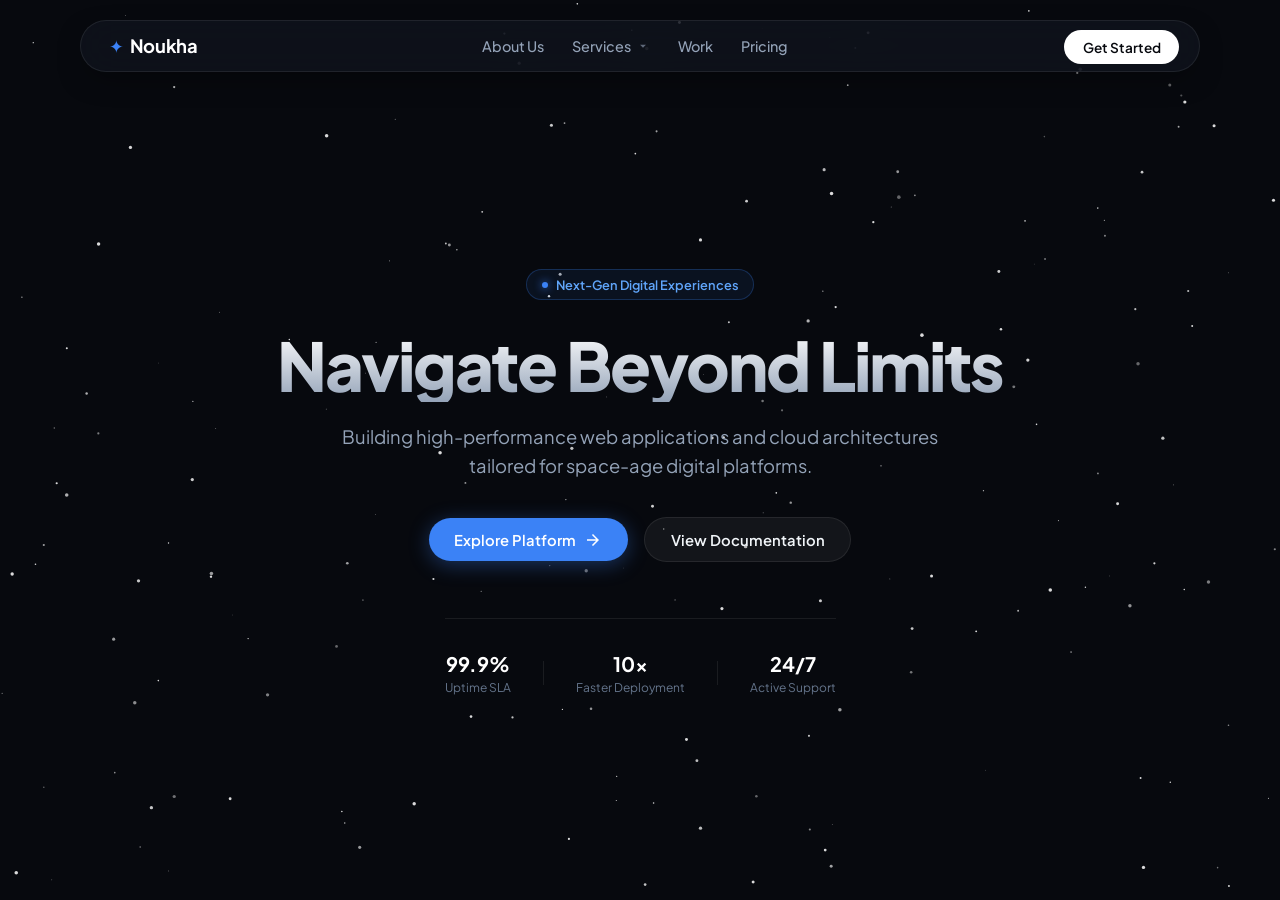
<file: footer/1.html>
<!DOCTYPE html>
<html lang="en">
<head>
  <meta charset="UTF-8">
  <meta name="viewport" content="width=device-width, initial-scale=1.0">
  <title>Noukha - Deep Space Digital Platform</title>
  
  <!-- Google Fonts -->
  <link rel="preconnect" href="https://fonts.googleapis.com">
  <link rel="preconnect" href="https://fonts.gstatic.com" crossorigin>
  <link href="https://fonts.googleapis.com/css2?family=Plus+Jakarta+Sans:wght@400;500;600;700;800&display=swap" rel="stylesheet">
  
  <link rel="stylesheet" href="styles.css">
</head>
<body>

  <!-- Top Sticky Navigation Bar -->
  <header class="header-wrapper">
    <nav class="navbar">
      <div class="nav-container">        
        <a href="#" class="nav-logo">
          <span class="logo-sparkle">✦</span>
          <span>Noukha</span>
        </a>

        <ul class="nav-menu">
          <li class="nav-item">
            <a href="#" class="nav-link">About Us</a>
          </li>

          <li class="nav-item has-dropdown">
            <a href="#" class="nav-link">
              <span>Services</span>
              <svg class="arrow-icon" viewBox="0 0 24 24" width="16" height="16">
                <path fill="currentColor" d="M7 10l5 5 5-5z"/>
              </svg>
            </a>

            <!-- Four-Pointed Star SVG Sparkles -->
            <svg class="sparkle-star sparkle-1" viewBox="0 0 24 24"><path fill="currentColor" d="M12,0 C12,6.6 17.4,12 24,12 C17.4,12 12,17.4 12,24 C12,17.4 6.6,12 0,12 C6.6,12 12,6.6 12,0 Z"/></svg>
            <svg class="sparkle-star sparkle-2" viewBox="0 0 24 24"><path fill="currentColor" d="M12,0 C12,6.6 17.4,12 24,12 C17.4,12 12,17.4 12,24 C12,17.4 6.6,12 0,12 C6.6,12 12,6.6 12,0 Z"/></svg>
            <svg class="sparkle-star sparkle-3" viewBox="0 0 24 24"><path fill="currentColor" d="M12,0 C12,6.6 17.4,12 24,12 C17.4,12 12,17.4 12,24 C12,17.4 6.6,12 0,12 C6.6,12 12,17.4 12,24 C12,17.4 6.6,12 0,12 C6.6,12 12,6.6 12,0 Z"/></svg>
            <svg class="sparkle-star sparkle-4" viewBox="0 0 24 24"><path fill="currentColor" d="M12,0 C12,6.6 17.4,12 24,12 C17.4,12 12,17.4 12,24 C12,17.4 6.6,12 0,12 C6.6,12 12,6.6 12,0 Z"/></svg>

            <!-- Dropdown Options -->
            <div class="dropdown-menu">
              <a href="#" class="dropdown-link">
                <span class="dropdown-icon">💻</span>
                <div class="dropdown-text">
                  <span class="title">Web Development</span>
                  <span class="sub">Scalable web apps</span>
                </div>
              </a>
              <a href="#" class="dropdown-link">
                <span class="dropdown-icon">🎨</span>
                <div class="dropdown-text">
                  <span class="title">UI/UX Design</span>
                  <span class="sub">Human-centered UI</span>
                </div>
              </a>
              <a href="#" class="dropdown-link">
                <span class="dropdown-icon">☁️</span>
                <div class="dropdown-text">
                  <span class="title">Cloud Solutions</span>
                  <span class="sub">Fast infrastructure</span>
                </div>
              </a>
              <a href="#" class="dropdown-link">
                <span class="dropdown-icon">🤖</span>
                <div class="dropdown-text">
                  <span class="title">AI Integration</span>
                  <span class="sub">Smart automation</span>
                </div>
              </a>
            </div>
          </li>

          <li class="nav-item">
            <a href="#" class="nav-link">Work</a>
          </li>
          <li class="nav-item">
            <a href="#" class="nav-link">Pricing</a>
          </li>
        </ul>

        <div class="nav-actions">
          <a href="#" class="nav-btn">Get Started</a>
        </div>
      </div>
    </nav>
  </header>

  <!-- Hero Section -->
  <main class="hero-section">
    <div class="hero-content">
      <div class="badge">
        <span class="badge-dot"></span>
        <span>Next-Gen Digital Experiences</span>
      </div>
      
      <h1>Navigate Beyond Limits</h1>
      
      <p>Building high-performance web applications and cloud architectures tailored for space-age digital platforms.</p>
      
      <div class="cta-group">
        <a href="#" class="btn primary-btn">
          <span>Explore Platform</span>
          <svg viewBox="0 0 24 24" width="18" height="18"><path fill="currentColor" d="M12 4l-1.41 1.41L16.17 11H4v2h12.17l-5.58 5.59L12 20l8-8z"/></svg>
        </a>
        <a href="#" class="btn secondary-btn">View Documentation</a>
      </div>

      <!-- Trust Badges / Stats -->
      <div class="hero-stats">
        <div class="stat-item">
          <span class="stat-num">99.9%</span>
          <span class="stat-label">Uptime SLA</span>
        </div>
        <div class="stat-divider"></div>
        <div class="stat-item">
          <span class="stat-num">10x</span>
          <span class="stat-label">Faster Deployment</span>
        </div>
        <div class="stat-divider"></div>
        <div class="stat-item">
          <span class="stat-num">24/7</span>
          <span class="stat-label">Active Support</span>
        </div>
      </div>
    </div>
  </main>

  <!-- Background Canvas for Starfield & Asteroids -->
  <canvas id="starfield" class="starfield-canvas"></canvas>

  <script src="script.js"></script>
</body>
</html>
</file>
<file: footer/styles.css>
/* ===== Reset & Variable Declarations ===== */
*, *::before, *::after {
  margin: 0;
  padding: 0;
  box-sizing: border-box;
}

:root {
  /* Colors */
  --bg-deep-space: #07090e;
  --bg-surface: rgba(18, 22, 33, 0.65);
  
  --text-main: #f1f5f9;
  --text-muted: #94a3b8;
  --text-subtle: #64748b;
  
  --accent-color: #3b82f6;
  --accent-hover: #2563eb;
  --accent-glow: rgba(59, 130, 246, 0.35);
  
  --accent-green: #10b981;
  --accent-green-glow: rgba(16, 185, 129, 0.4);

  --border-subtle: rgba(255, 255, 255, 0.08);
  --border-active: rgba(255, 255, 255, 0.18);
  
  --shadow-card: 0 20px 40px -15px rgba(0, 0, 0, 0.7);
  --radius-sm: 8px;
  --radius-md: 12px;
  --radius-lg: 20px;
  --radius-full: 9999px;
}

html, body {
  width: 100%;
  height: 100%;
  font-family: 'Plus Jakarta Sans', system-ui, -apple-system, sans-serif;
  background-color: var(--bg-deep-space);
  color: var(--text-main);
  overflow-x: hidden;
  -webkit-font-smoothing: antialiased;
}

/* ===== Canvas Container ===== */
.starfield-canvas {
  position: fixed;
  top: 0;
  left: 0;
  width: 100%;
  height: 100%;
  display: block;
  pointer-events: none;
  z-index: 0;
}

/* ===== Sticky Navigation ===== */
.header-wrapper {
  position: fixed;
  top: 0;
  left: 0;
  width: 100%;
  z-index: 50;
  padding: 1.25rem 1.5rem;
}

.navbar {
  max-width: 1120px;
  margin: 0 auto;
  background-color: var(--bg-surface);
  backdrop-filter: blur(20px);
  -webkit-backdrop-filter: blur(20px);
  border: 1px solid var(--border-subtle);
  border-radius: var(--radius-full);
  padding: 0.6rem 1.25rem;
  box-shadow: 0 10px 30px -10px rgba(0, 0, 0, 0.5);
  transition: border-color 0.3s ease;
}

.navbar:hover {
  border-color: var(--border-active);
}

.nav-container {
  display: flex;
  align-items: center;
  justify-content: space-between;
}

/* Logo */
.nav-logo {
  font-size: 1.15rem;
  font-weight: 700;
  color: #ffffff;
  text-decoration: none;
  letter-spacing: -0.02em;
  display: flex;
  align-items: center;
  gap: 0.4rem;
  padding: 0.2rem 0.5rem;
}

.logo-sparkle {
  color: var(--accent-color);
  font-size: 1.1rem;
}

/* Navigation Links */
.nav-menu {
  display: flex;
  align-items: center;
  gap: 1.75rem;
  list-style: none;
}

@media (max-width: 768px) {
  .nav-menu { 
    display: none; 
  }
}

.nav-item {
  position: relative;
  padding: 0.3rem 0;
}

.nav-link {
  color: var(--text-muted);
  text-decoration: none;
  font-size: 0.9rem;
  font-weight: 500;
  transition: color 0.2s ease;
  cursor: pointer;
  display: inline-flex;
  align-items: center;
  gap: 0.3rem;
}

.nav-link:hover, 
.nav-item:hover .nav-link {
  color: #ffffff;
}

/* Dropdown Arrow Icon */
.nav-link svg.arrow-icon {
  width: 14px;
  height: 14px;
  opacity: 0.6;
  transition: transform 0.25s cubic-bezier(0.4, 0, 0.2, 1), opacity 0.2s ease;
}

.nav-item:hover .nav-link svg.arrow-icon {
  transform: rotate(180deg);
  opacity: 1;
  fill: var(--accent-color);
}

/* ===== Twinkling Star Sparkle Elements ===== */
.sparkle-star {
  position: absolute;
  fill: var(--accent-color);
  pointer-events: none;
  opacity: 0;
  transform: scale(0);
}

.sparkle-1 { width: 10px; height: 10px; bottom: -8px; left: 10%; }
.sparkle-2 { width: 8px; height: 8px; bottom: -12px; left: 50%; }
.sparkle-3 { width: 12px; height: 12px; top: -4px; right: -8px; }
.sparkle-4 { width: 7px; height: 7px; bottom: -2px; right: 20%; }

@keyframes twinklePulse {
  0%, 100% {
    transform: scale(0) rotate(0deg);
    opacity: 0;
  }
  50% {
    transform: scale(1.2) rotate(90deg);
    opacity: 1;
    filter: drop-shadow(0 0 6px var(--accent-glow));
  }
}

.nav-item:hover .sparkle-1 { animation: twinklePulse 1.8s ease-in-out infinite; }
.nav-item:hover .sparkle-2 { animation: twinklePulse 1.8s ease-in-out infinite 0.3s; }
.nav-item:hover .sparkle-3 { animation: twinklePulse 1.8s ease-in-out infinite 0.6s; }
.nav-item:hover .sparkle-4 { animation: twinklePulse 1.8s ease-in-out infinite 0.9s; }

/* ===== Dropdown Menu ===== */
.dropdown-menu {
  position: absolute;
  top: calc(100% + 12px);
  left: 50%;
  transform: translateX(-50%) translateY(8px);
  width: 260px;
  background-color: rgba(15, 20, 32, 0.92);
  backdrop-filter: blur(16px);
  -webkit-backdrop-filter: blur(16px);
  border: 1px solid var(--border-subtle);
  border-radius: var(--radius-md);
  padding: 0.6rem;
  box-shadow: var(--shadow-card);
  opacity: 0;
  visibility: hidden;
  transition: all 0.25s cubic-bezier(0.16, 1, 0.3, 1);
}

.dropdown-menu::before {
  content: '';
  position: absolute;
  top: -16px;
  left: 0;
  width: 100%;
  height: 16px;
}

.nav-item:hover .dropdown-menu {
  opacity: 1;
  visibility: visible;
  transform: translateX(-50%) translateY(0);
}

.dropdown-link {
  display: flex;
  align-items: center;
  gap: 0.75rem;
  padding: 0.65rem 0.75rem;
  border-radius: var(--radius-sm);
  text-decoration: none;
  transition: background-color 0.2s ease, transform 0.15s ease;
}

.dropdown-link:hover {
  background-color: rgba(255, 255, 255, 0.05);
  transform: translateX(2px);
}

.dropdown-icon {
  font-size: 1.1rem;
}

.dropdown-text {
  display: flex;
  flex-direction: column;
}

.dropdown-text .title {
  color: var(--text-main);
  font-size: 0.85rem;
  font-weight: 600;
}

.dropdown-text .sub {
  color: var(--text-subtle);
  font-size: 0.75rem;
}

/* Button */
.nav-btn {
  background-color: #ffffff;
  color: #07090e;
  padding: 0.55rem 1.15rem;
  border-radius: var(--radius-full);
  font-size: 0.85rem;
  font-weight: 600;
  text-decoration: none;
  transition: all 0.2s ease;
}

.nav-btn:hover {
  background-color: #e2e8f0;
  transform: translateY(-1px);
  box-shadow: 0 4px 14px rgba(255, 255, 255, 0.2);
}

/* ===== Hero Section ===== */
.hero-section {
  position: relative;
  min-height: 100vh;
  display: flex;
  align-items: center;
  justify-content: center;
  padding: 8rem 1.5rem 4rem;
  z-index: 10;
}

.hero-content {
  max-width: 780px;
  text-align: center;
  display: flex;
  flex-direction: column;
  align-items: center;
}

/* Badge */
.badge {
  display: inline-flex;
  align-items: center;
  gap: 0.5rem;
  padding: 0.4rem 0.9rem;
  background-color: rgba(59, 130, 246, 0.08);
  border: 1px solid rgba(59, 130, 246, 0.25);
  border-radius: var(--radius-full);
  color: #60a5fa;
  font-size: 0.8rem;
  font-weight: 600;
  margin-bottom: 1.75rem;
}

.badge-dot {
  width: 6px;
  height: 6px;
  border-radius: 50%;
  background-color: var(--accent-color);
  box-shadow: 0 0 8px var(--accent-color);
}

/* Main Heading */
.hero-content h1 {
  font-size: clamp(2.5rem, 5.5vw, 4.2rem);
  font-weight: 800;
  line-height: 1.1;
  letter-spacing: -0.03em;
  color: #ffffff;
  margin-bottom: 1.25rem;
  background: linear-gradient(180deg, #ffffff 0%, #94a3b8 100%);
  -webkit-background-clip: text;
  -webkit-text-fill-color: transparent;
}

.hero-content p {
  font-size: clamp(1rem, 1.8vw, 1.15rem);
  color: var(--text-muted);
  line-height: 1.6;
  max-width: 600px;
  margin-bottom: 2.25rem;
}

/* Action Buttons */
.cta-group {
  display: flex;
  align-items: center;
  gap: 1rem;
  margin-bottom: 3.5rem;
  flex-wrap: wrap;
  justify-content: center;
}

.btn {
  padding: 0.8rem 1.6rem;
  border-radius: var(--radius-full);
  font-size: 0.925rem;
  font-weight: 600;
  text-decoration: none;
  display: inline-flex;
  align-items: center;
  gap: 0.5rem;
  transition: all 0.25s ease;
}

.primary-btn {
  background-color: var(--accent-color);
  color: #ffffff;
  box-shadow: 0 4px 20px var(--accent-glow);
}

.primary-btn:hover {
  background-color: var(--accent-hover);
  transform: translateY(-2px);
  box-shadow: 0 6px 24px rgba(59, 130, 246, 0.45);
}

.secondary-btn {
  background-color: rgba(255, 255, 255, 0.05);
  color: var(--text-main);
  border: 1px solid var(--border-subtle);
}

.secondary-btn:hover {
  background-color: rgba(255, 255, 255, 0.1);
  border-color: var(--border-active);
  transform: translateY(-2px);
}

/* Hero Stats Section */
.hero-stats {
  display: flex;
  align-items: center;
  gap: 2rem;
  padding-top: 2rem;
  border-top: 1px solid var(--border-subtle);
}

.stat-item {
  display: flex;
  flex-direction: column;
  align-items: center;
}

.stat-num {
  font-size: 1.25rem;
  font-weight: 700;
  color: #ffffff;
}

.stat-label {
  font-size: 0.75rem;
  color: var(--text-subtle);
  margin-top: 0.2rem;
}

.stat-divider {
  width: 1px;
  height: 24px;
  background-color: var(--border-subtle);
}

@media (max-width: 480px) {
  .hero-stats {
    gap: 1.25rem;
  }
}
</file>
